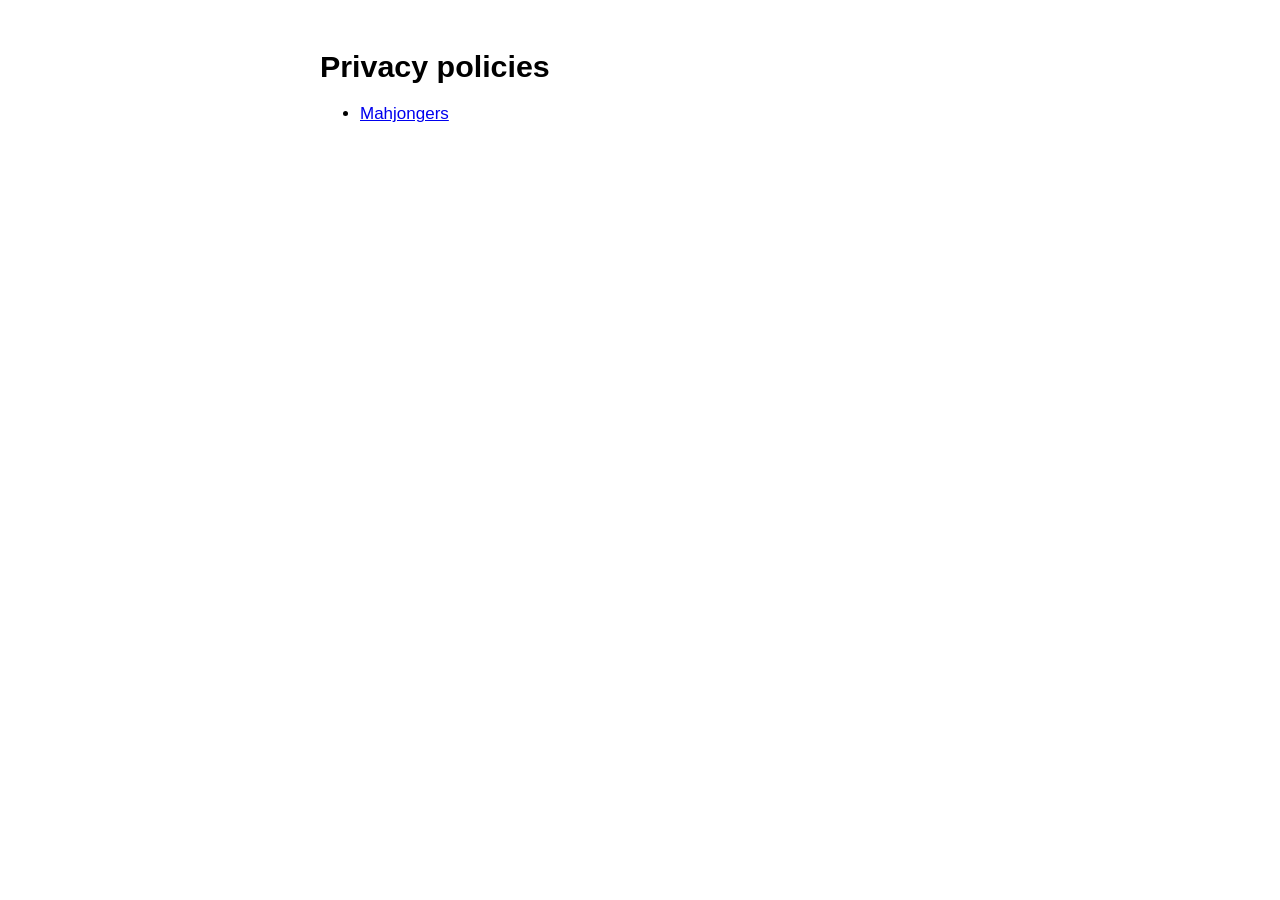
<file: index.html>
<!doctype html>
<html lang="en">
<head>
<meta charset="utf-8">
<meta name="viewport" content="width=device-width, initial-scale=1">
<title>Privacy policies</title>
<link rel="stylesheet" href="style.css">
</head>
<body>
<main>
<h1>Privacy policies</h1>
<ul>
<li><a href="mahjongers.html">Mahjongers</a></li>
</ul>
</main>
</body>
</html>
</file>
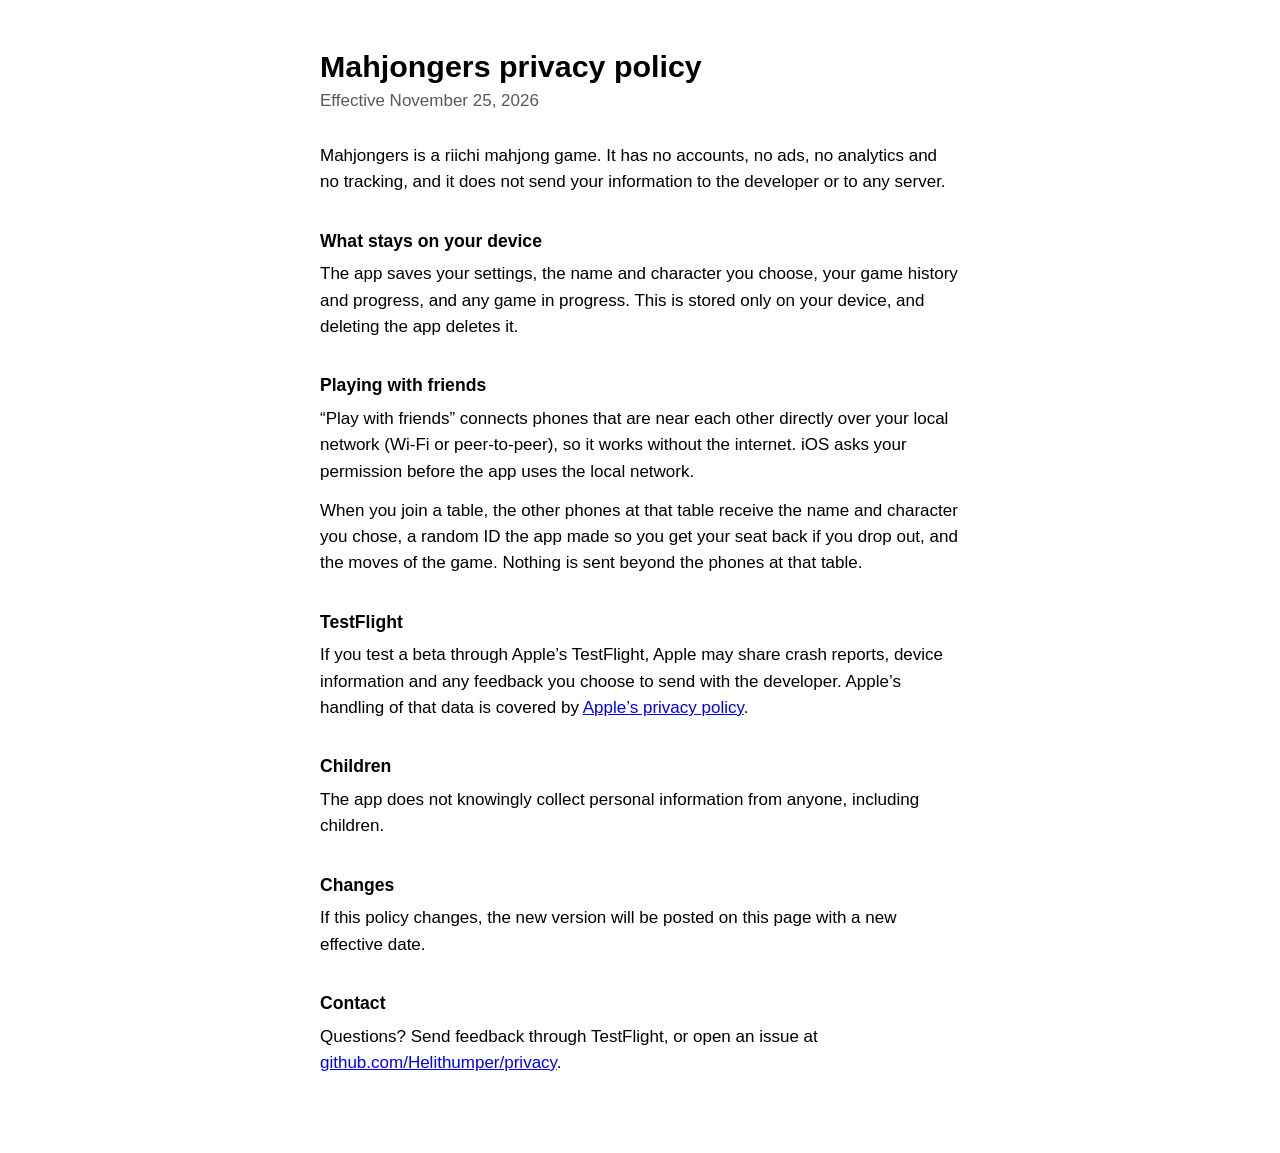
<file: mahjongers.html>
<!doctype html>
<html lang="en">
<head>
<meta charset="utf-8">
<meta name="viewport" content="width=device-width, initial-scale=1">
<title>Mahjongers privacy policy</title>
<link rel="stylesheet" href="style.css">
</head>
<body>
<main>
<h1>Mahjongers privacy policy</h1>
<p class="meta">Effective November 25, 2026</p>

<p>Mahjongers is a riichi mahjong game. It has no accounts, no ads, no analytics and no tracking,
and it does not send your information to the developer or to any server.</p>

<h2>What stays on your device</h2>
<p>The app saves your settings, the name and character you choose, your game history and progress,
and any game in progress. This is stored only on your device, and deleting the app deletes it.</p>

<h2>Playing with friends</h2>
<p>“Play with friends” connects phones that are near each other directly over your local network
(Wi‑Fi or peer‑to‑peer), so it works without the internet. iOS asks your permission before the app
uses the local network.</p>
<p>When you join a table, the other phones at that table receive the name and character you chose,
a random ID the app made so you get your seat back if you drop out, and the moves of the game.
Nothing is sent beyond the phones at that table.</p>

<h2>TestFlight</h2>
<p>If you test a beta through Apple’s TestFlight, Apple may share crash reports, device information
and any feedback you choose to send with the developer. Apple’s handling of that data is covered by
<a href="https://www.apple.com/legal/privacy/">Apple’s privacy policy</a>.</p>

<h2>Children</h2>
<p>The app does not knowingly collect personal information from anyone, including children.</p>

<h2>Changes</h2>
<p>If this policy changes, the new version will be posted on this page with a new effective date.</p>

<h2>Contact</h2>
<p>Questions? Send feedback through TestFlight, or open an issue at
<a href="https://github.com/Helithumper/privacy/issues">github.com/Helithumper/privacy</a>.</p>
</main>
</body>
</html>
</file>
<file: style.css>
:root { color-scheme: light dark; }
body {
  margin: 0;
  font: 17px/1.55 -apple-system, BlinkMacSystemFont, "Segoe UI", sans-serif;
  background: Canvas;
  color: CanvasText;
}
main { max-width: 40rem; margin: 0 auto; padding: 3rem 1.25rem 4rem; }
h1 { font-size: 1.9rem; line-height: 1.2; margin: 0 0 .25rem; }
h2 { font-size: 1.1rem; margin: 2rem 0 .4rem; }
p, li { margin: 0 0 .8rem; }
.meta { opacity: .65; margin-bottom: 1.75rem; }
a { color: LinkText; }
</file>
